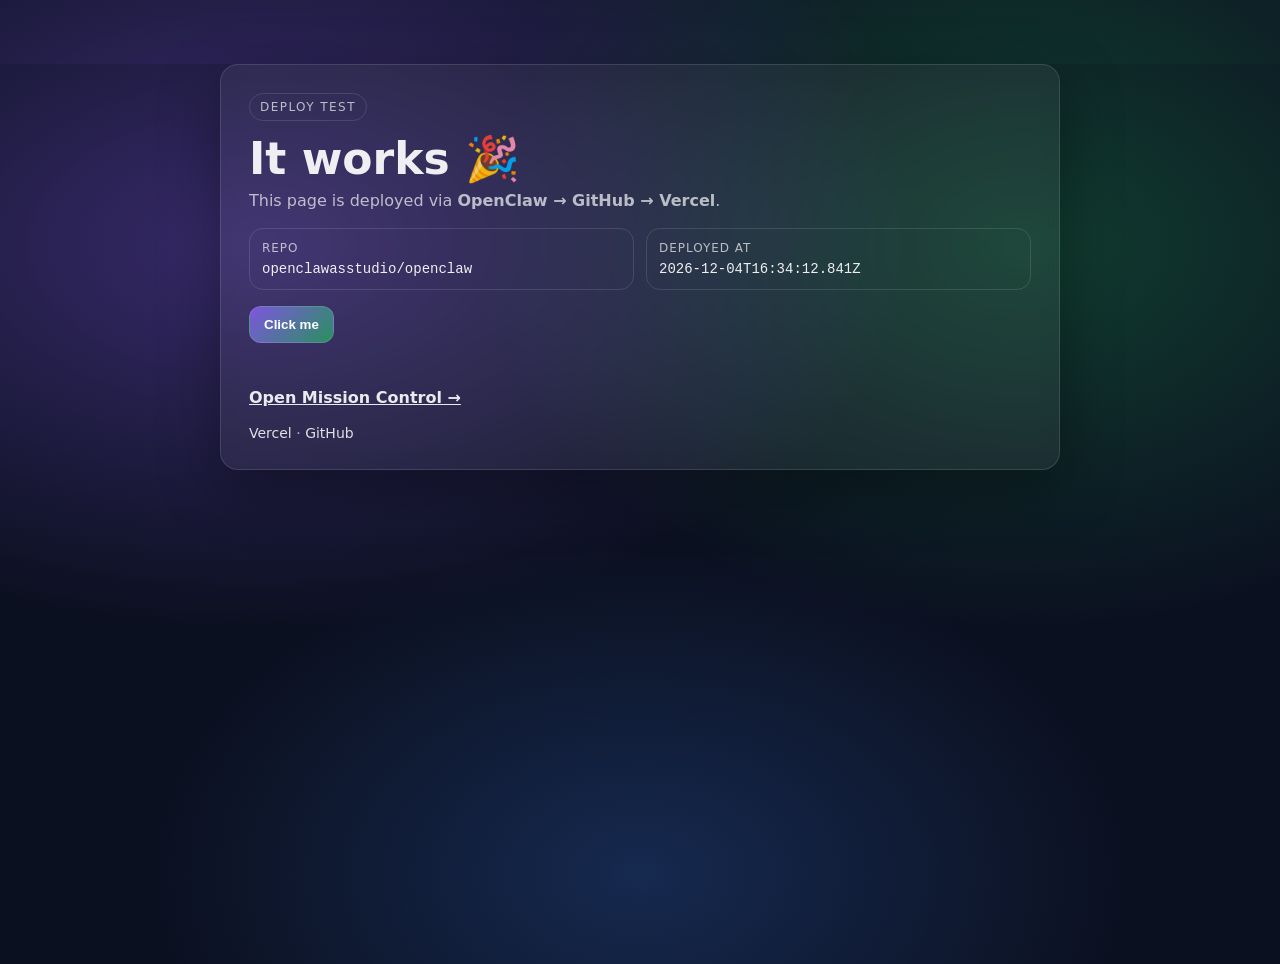
<file: index.html>
<!doctype html>
<html lang="en">
  <head>
    <meta charset="UTF-8" />
    <meta name="viewport" content="width=device-width, initial-scale=1.0" />
    <title>Hotteok x Vercel Test</title>
    <meta name="description" content="Sample static page deployed from OpenClaw → GitHub → Vercel." />
    <link rel="stylesheet" href="/styles.css" />
  </head>
  <body>
    <main class="card">
      <div class="badge">DEPLOY TEST</div>
      <h1>It works 🎉</h1>
      <p>
        This page is deployed via <strong>OpenClaw → GitHub → Vercel</strong>.
      </p>

      <div class="grid">
        <div class="box">
          <div class="label">Repo</div>
          <div class="value" id="repo">(loading)</div>
        </div>
        <div class="box">
          <div class="label">Deployed at</div>
          <div class="value" id="ts">(loading)</div>
        </div>
      </div>

      <button id="btn">Click me</button>
      <p class="hint" id="msg"></p>

      <p style="margin-top: 14px;">
        <a href="/dashboard.html" style="color: rgba(255,255,255,0.9); font-weight: 700;">Open Mission Control →</a>
      </p>

      <footer>
        <a href="https://vercel.com" target="_blank" rel="noreferrer">Vercel</a>
        ·
        <a href="https://github.com/openclawasstudio/openclaw" target="_blank" rel="noreferrer">GitHub</a>
      </footer>
    </main>

    <script src="/script.js"></script>
  </body>
</html>
</file>
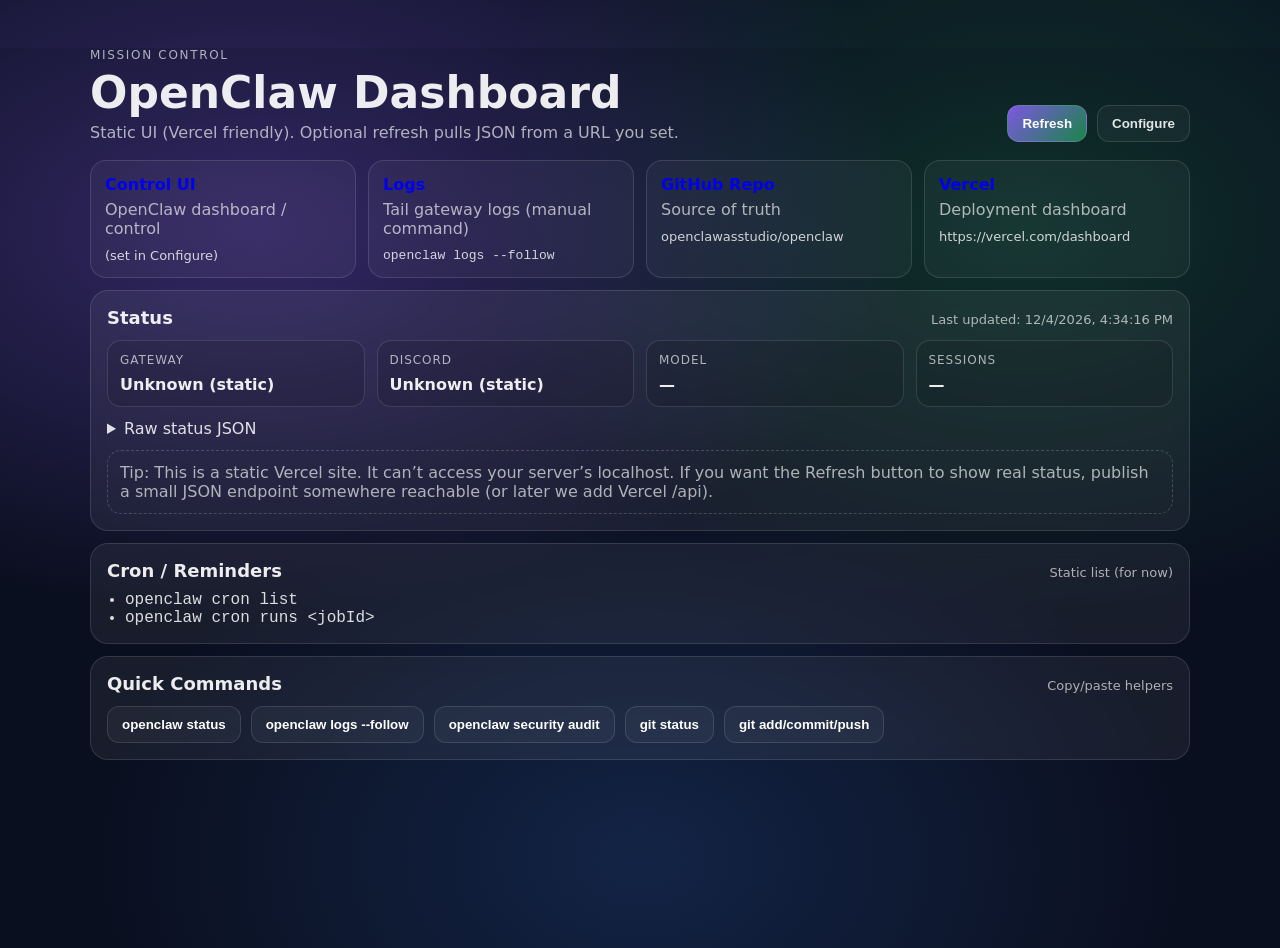
<file: dashboard.html>
<!doctype html>
<html lang="en">
  <head>
    <meta charset="UTF-8" />
    <meta name="viewport" content="width=device-width, initial-scale=1.0" />
    <title>Mission Control</title>
    <meta name="description" content="Static mission control dashboard for OpenClaw ops." />
    <link rel="stylesheet" href="/mc.css" />
  </head>
  <body>
    <header class="top">
      <div>
        <div class="kicker">MISSION CONTROL</div>
        <h1>OpenClaw Dashboard</h1>
        <p class="sub">Static UI (Vercel friendly). Optional refresh pulls JSON from a URL you set.</p>
      </div>
      <div class="actions">
        <button id="refreshBtn">Refresh</button>
        <button class="ghost" id="configBtn">Configure</button>
      </div>
    </header>

    <section class="grid" aria-label="Quick links">
      <a class="tile" id="tileControl" href="#" target="_blank" rel="noreferrer">
        <div class="tileTitle">Control UI</div>
        <div class="tileDesc">OpenClaw dashboard / control</div>
        <div class="tileMeta" id="controlUrl">(set in config)</div>
      </a>
      <a class="tile" id="tileLogs" href="#" target="_blank" rel="noreferrer">
        <div class="tileTitle">Logs</div>
        <div class="tileDesc">Tail gateway logs (manual command)</div>
        <div class="tileMeta mono">openclaw logs --follow</div>
      </a>
      <a class="tile" id="tileGitHub" href="https://github.com/openclawasstudio/openclaw" target="_blank" rel="noreferrer">
        <div class="tileTitle">GitHub Repo</div>
        <div class="tileDesc">Source of truth</div>
        <div class="tileMeta">openclawasstudio/openclaw</div>
      </a>
      <a class="tile" id="tileVercel" href="#" target="_blank" rel="noreferrer">
        <div class="tileTitle">Vercel</div>
        <div class="tileDesc">Deployment dashboard</div>
        <div class="tileMeta" id="vercelUrl">(set in config)</div>
      </a>
    </section>

    <section class="panel">
      <div class="panelHead">
        <h2>Status</h2>
        <div class="small" id="lastUpdated">Last updated: —</div>
      </div>

      <div class="statusGrid">
        <div class="stat">
          <div class="label">Gateway</div>
          <div class="value" id="gateway">—</div>
        </div>
        <div class="stat">
          <div class="label">Discord</div>
          <div class="value" id="discord">—</div>
        </div>
        <div class="stat">
          <div class="label">Model</div>
          <div class="value" id="model">—</div>
        </div>
        <div class="stat">
          <div class="label">Sessions</div>
          <div class="value" id="sessions">—</div>
        </div>
      </div>

      <details class="details">
        <summary>Raw status JSON</summary>
        <pre class="mono" id="raw">(empty)</pre>
      </details>

      <div class="note" id="note"></div>
    </section>

    <section class="panel">
      <div class="panelHead">
        <h2>Cron / Reminders</h2>
        <div class="small">Static list (for now)</div>
      </div>
      <ul class="list mono" id="cronList">
        <li>openclaw cron list</li>
        <li>openclaw cron runs &lt;jobId&gt;</li>
      </ul>
    </section>

    <section class="panel">
      <div class="panelHead">
        <h2>Quick Commands</h2>
        <div class="small">Copy/paste helpers</div>
      </div>
      <div class="cmds">
        <button class="cmd" data-copy="openclaw status">openclaw status</button>
        <button class="cmd" data-copy="openclaw logs --follow">openclaw logs --follow</button>
        <button class="cmd" data-copy="openclaw security audit">openclaw security audit</button>
        <button class="cmd" data-copy="git status">git status</button>
        <button class="cmd" data-copy="git add -A && git commit -m \"update\" && git push">git add/commit/push</button>
      </div>
      <div class="small" id="copyMsg"></div>
    </section>

    <dialog id="cfg">
      <form method="dialog" class="modal">
        <div class="modalHead">
          <h3>Configure</h3>
          <button class="x" value="cancel" aria-label="Close">×</button>
        </div>

        <label>
          <span>OpenClaw Control UI URL</span>
          <input id="cfgControl" placeholder="http://127.0.0.1:18789/" />
        </label>

        <label>
          <span>Vercel Project URL (optional)</span>
          <input id="cfgVercel" placeholder="https://vercel.com/<team>/<project>" />
        </label>

        <label>
          <span>Status JSON URL (optional)</span>
          <input id="cfgStatus" placeholder="https://example.com/status.json" />
          <div class="hint">This page is static. If you provide a publicly reachable JSON URL, Refresh will fetch it.</div>
        </label>

        <div class="modalActions">
          <button value="cancel" class="ghost">Cancel</button>
          <button id="saveBtn" value="default">Save</button>
        </div>
      </form>
    </dialog>

    <script src="/mc.js"></script>
  </body>
</html>
</file>
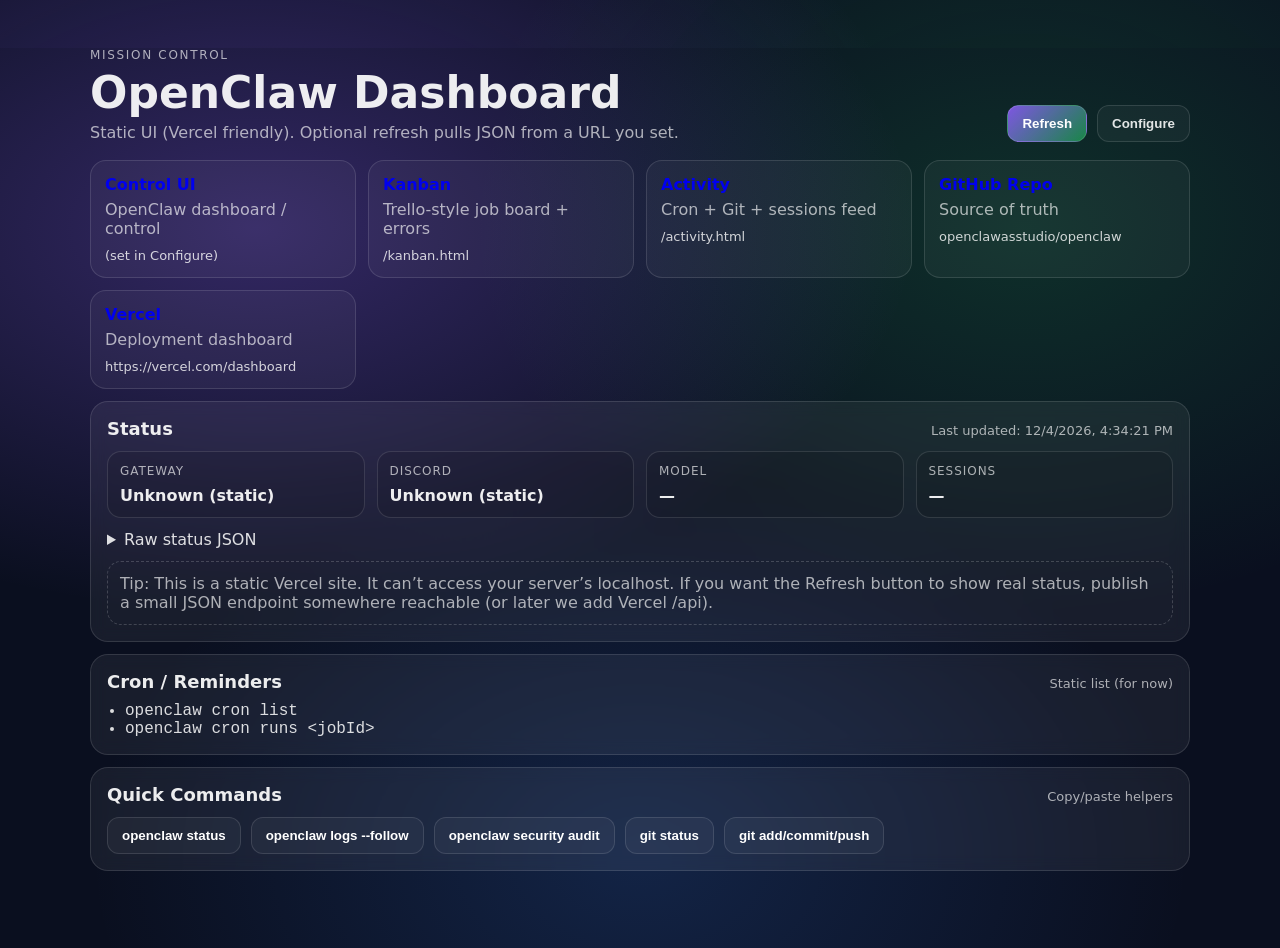
<file: public/dashboard.html>
<!doctype html>
<html lang="en">
  <head>
    <meta charset="UTF-8" />
    <meta name="viewport" content="width=device-width, initial-scale=1.0" />
    <title>Mission Control</title>
    <meta name="description" content="Static mission control dashboard for OpenClaw ops." />
    <link rel="stylesheet" href="/mc.css" />
  </head>
  <body>
    <header class="top">
      <div>
        <div class="kicker">MISSION CONTROL</div>
        <h1>OpenClaw Dashboard</h1>
        <p class="sub">Static UI (Vercel friendly). Optional refresh pulls JSON from a URL you set.</p>
      </div>
      <div class="actions">
        <button id="refreshBtn">Refresh</button>
        <button class="ghost" id="configBtn">Configure</button>
      </div>
    </header>

    <section class="grid" aria-label="Quick links">
      <a class="tile" id="tileControl" href="#" target="_blank" rel="noreferrer">
        <div class="tileTitle">Control UI</div>
        <div class="tileDesc">OpenClaw dashboard / control</div>
        <div class="tileMeta" id="controlUrl">(set in config)</div>
      </a>
      <a class="tile" id="tileLogs" href="/kanban.html" target="_self" rel="noreferrer">
        <div class="tileTitle">Kanban</div>
        <div class="tileDesc">Trello-style job board + errors</div>
        <div class="tileMeta" id="kanbanMeta">/kanban.html</div>
      </a>
      <a class="tile" id="tileActivity" href="/activity.html" target="_self" rel="noreferrer">
        <div class="tileTitle">Activity</div>
        <div class="tileDesc">Cron + Git + sessions feed</div>
        <div class="tileMeta">/activity.html</div>
      </a>
      <a class="tile" id="tileGitHub" href="https://github.com/openclawasstudio/openclaw" target="_blank" rel="noreferrer">
        <div class="tileTitle">GitHub Repo</div>
        <div class="tileDesc">Source of truth</div>
        <div class="tileMeta">openclawasstudio/openclaw</div>
      </a>
      <a class="tile" id="tileVercel" href="#" target="_blank" rel="noreferrer">
        <div class="tileTitle">Vercel</div>
        <div class="tileDesc">Deployment dashboard</div>
        <div class="tileMeta" id="vercelUrl">(set in config)</div>
      </a>
    </section>

    <section class="panel">
      <div class="panelHead">
        <h2>Status</h2>
        <div class="small" id="lastUpdated">Last updated: —</div>
      </div>

      <div class="statusGrid">
        <div class="stat">
          <div class="label">Gateway</div>
          <div class="value" id="gateway">—</div>
        </div>
        <div class="stat">
          <div class="label">Discord</div>
          <div class="value" id="discord">—</div>
        </div>
        <div class="stat">
          <div class="label">Model</div>
          <div class="value" id="model">—</div>
        </div>
        <div class="stat">
          <div class="label">Sessions</div>
          <div class="value" id="sessions">—</div>
        </div>
      </div>

      <details class="details">
        <summary>Raw status JSON</summary>
        <pre class="mono" id="raw">(empty)</pre>
      </details>

      <div class="note" id="note"></div>
    </section>

    <section class="panel">
      <div class="panelHead">
        <h2>Cron / Reminders</h2>
        <div class="small">Static list (for now)</div>
      </div>
      <ul class="list mono" id="cronList">
        <li>openclaw cron list</li>
        <li>openclaw cron runs &lt;jobId&gt;</li>
      </ul>
    </section>

    <section class="panel">
      <div class="panelHead">
        <h2>Quick Commands</h2>
        <div class="small">Copy/paste helpers</div>
      </div>
      <div class="cmds">
        <button class="cmd" data-copy="openclaw status">openclaw status</button>
        <button class="cmd" data-copy="openclaw logs --follow">openclaw logs --follow</button>
        <button class="cmd" data-copy="openclaw security audit">openclaw security audit</button>
        <button class="cmd" data-copy="git status">git status</button>
        <button class="cmd" data-copy="git add -A && git commit -m \"update\" && git push">git add/commit/push</button>
      </div>
      <div class="small" id="copyMsg"></div>
    </section>

    <dialog id="cfg">
      <form method="dialog" class="modal">
        <div class="modalHead">
          <h3>Configure</h3>
          <button class="x" value="cancel" aria-label="Close">×</button>
        </div>

        <label>
          <span>OpenClaw Control UI URL</span>
          <input id="cfgControl" placeholder="http://127.0.0.1:18789/" />
        </label>

        <label>
          <span>Vercel Project URL (optional)</span>
          <input id="cfgVercel" placeholder="https://vercel.com/<team>/<project>" />
        </label>

        <label>
          <span>Status JSON URL (optional)</span>
          <input id="cfgStatus" placeholder="https://example.com/status.json" />
          <div class="hint">This page is static. If you provide a publicly reachable JSON URL, Refresh will fetch it.</div>
        </label>

        <div class="modalActions">
          <button value="cancel" class="ghost">Cancel</button>
          <button id="saveBtn" value="default">Save</button>
        </div>
      </form>
    </dialog>

    <script src="/mc.js"></script>
  </body>
</html>
</file>
<file: styles.css>
:root {
  --bg: #0b1020;
  --card: rgba(255, 255, 255, 0.06);
  --text: rgba(255, 255, 255, 0.92);
  --muted: rgba(255, 255, 255, 0.68);
  --line: rgba(255, 255, 255, 0.12);
  --accent: #8b5cf6;
  --accent2: #22c55e;
}

* { box-sizing: border-box; }

html, body {
  height: 100%;
  margin: 0;
  font-family: ui-sans-serif, system-ui, -apple-system, Segoe UI, Roboto, Helvetica, Arial, "Apple Color Emoji", "Segoe UI Emoji";
  color: var(--text);
  background:
    radial-gradient(1200px 700px at 20% 20%, rgba(139, 92, 246, 0.35), transparent 55%),
    radial-gradient(1000px 700px at 80% 20%, rgba(34, 197, 94, 0.25), transparent 55%),
    radial-gradient(900px 600px at 50% 90%, rgba(59, 130, 246, 0.22), transparent 55%),
    var(--bg);
}

main.card {
  width: min(840px, calc(100% - 32px));
  margin: 64px auto;
  padding: 28px;
  border: 1px solid var(--line);
  border-radius: 18px;
  background: var(--card);
  backdrop-filter: blur(8px);
  box-shadow: 0 18px 60px rgba(0,0,0,0.35);
}

.badge {
  display: inline-flex;
  gap: 8px;
  align-items: center;
  padding: 6px 10px;
  border-radius: 999px;
  border: 1px solid var(--line);
  color: var(--muted);
  font-size: 12px;
  letter-spacing: 0.12em;
}

h1 {
  margin: 14px 0 8px;
  font-size: 44px;
  line-height: 1.08;
}

p {
  margin: 0 0 14px;
  color: var(--muted);
  font-size: 16px;
}

.grid {
  display: grid;
  grid-template-columns: repeat(2, minmax(0, 1fr));
  gap: 12px;
  margin: 18px 0 16px;
}

.box {
  border: 1px solid var(--line);
  border-radius: 14px;
  padding: 12px;
}

.label {
  color: var(--muted);
  font-size: 12px;
  margin-bottom: 6px;
  letter-spacing: 0.08em;
  text-transform: uppercase;
}

.value {
  font-family: ui-monospace, SFMono-Regular, Menlo, Monaco, Consolas, "Liberation Mono", "Courier New", monospace;
  font-size: 14px;
  word-break: break-word;
}

button {
  appearance: none;
  border: 1px solid var(--line);
  background: linear-gradient(135deg, rgba(139,92,246,0.85), rgba(34,197,94,0.65));
  color: white;
  padding: 10px 14px;
  border-radius: 12px;
  cursor: pointer;
  font-weight: 700;
}

button:hover { filter: brightness(1.06); }

.hint { margin-top: 12px; color: var(--muted); min-height: 1.2em; }

footer {
  margin-top: 18px;
  color: var(--muted);
  font-size: 14px;
}

footer a { color: rgba(255,255,255,0.85); text-decoration: none; }
footer a:hover { text-decoration: underline; }

@media (max-width: 640px) {
  h1 { font-size: 36px; }
  .grid { grid-template-columns: 1fr; }
}
</file>
<file: mc.css>
:root {
  --bg: #0a0f1f;
  --card: rgba(255, 255, 255, 0.06);
  --text: rgba(255, 255, 255, 0.92);
  --muted: rgba(255, 255, 255, 0.65);
  --line: rgba(255, 255, 255, 0.12);
  --accent: #8b5cf6;
  --good: #22c55e;
  --warn: #f59e0b;
  --bad: #ef4444;
}

* { box-sizing: border-box; }

html, body {
  height: 100%;
  margin: 0;
  font-family: ui-sans-serif, system-ui, -apple-system, Segoe UI, Roboto, Helvetica, Arial, "Apple Color Emoji", "Segoe UI Emoji";
  color: var(--text);
  background:
    radial-gradient(1200px 700px at 20% 20%, rgba(139, 92, 246, 0.32), transparent 55%),
    radial-gradient(1000px 700px at 80% 20%, rgba(34, 197, 94, 0.18), transparent 55%),
    radial-gradient(1000px 700px at 50% 90%, rgba(59, 130, 246, 0.18), transparent 55%),
    var(--bg);
}

.top {
  width: min(1100px, calc(100% - 32px));
  margin: 48px auto 18px;
  display: flex;
  gap: 18px;
  align-items: flex-end;
  justify-content: space-between;
}

.kicker {
  color: var(--muted);
  letter-spacing: 0.14em;
  font-size: 12px;
}

h1 {
  margin: 8px 0 6px;
  font-size: 44px;
  line-height: 1.06;
}

.sub { margin: 0; color: var(--muted); }

.actions { display: flex; gap: 10px; }

button {
  appearance: none;
  border: 1px solid var(--line);
  background: linear-gradient(135deg, rgba(139,92,246,0.9), rgba(34,197,94,0.6));
  color: white;
  padding: 10px 14px;
  border-radius: 12px;
  cursor: pointer;
  font-weight: 700;
}

button.ghost {
  background: rgba(255,255,255,0.04);
  color: rgba(255,255,255,0.88);
}

button:hover { filter: brightness(1.06); }

.grid {
  width: min(1100px, calc(100% - 32px));
  margin: 0 auto;
  display: grid;
  grid-template-columns: repeat(4, minmax(0, 1fr));
  gap: 12px;
}

.tile {
  text-decoration: none;
  border: 1px solid var(--line);
  border-radius: 16px;
  padding: 14px;
  background: rgba(255,255,255,0.04);
}

.tile:hover { border-color: rgba(255,255,255,0.22); }

.tileTitle { font-weight: 800; font-size: 16px; }
.tileDesc { color: var(--muted); margin-top: 6px; }
.tileMeta { color: rgba(255,255,255,0.8); margin-top: 10px; font-size: 13px; }

.panel {
  width: min(1100px, calc(100% - 32px));
  margin: 12px auto;
  border: 1px solid var(--line);
  border-radius: 18px;
  background: var(--card);
  backdrop-filter: blur(8px);
  padding: 16px;
}

.panelHead {
  display: flex;
  justify-content: space-between;
  align-items: baseline;
  gap: 12px;
}

h2 { margin: 0; font-size: 18px; }
.small { color: var(--muted); font-size: 13px; }

.statusGrid {
  margin-top: 12px;
  display: grid;
  grid-template-columns: repeat(4, minmax(0, 1fr));
  gap: 12px;
}

.stat {
  border: 1px solid var(--line);
  border-radius: 14px;
  padding: 12px;
  background: rgba(0,0,0,0.10);
}

.label {
  color: var(--muted);
  font-size: 12px;
  text-transform: uppercase;
  letter-spacing: 0.08em;
  margin-bottom: 8px;
}

.value { font-weight: 800; font-size: 16px; }

.mono { font-family: ui-monospace, SFMono-Regular, Menlo, Monaco, Consolas, "Liberation Mono", "Courier New", monospace; }

.details { margin-top: 12px; }
.details summary { cursor: pointer; color: rgba(255,255,255,0.86); }
pre {
  margin: 10px 0 0;
  padding: 12px;
  background: rgba(0,0,0,0.22);
  border: 1px solid var(--line);
  border-radius: 14px;
  overflow: auto;
}

.note {
  margin-top: 12px;
  padding: 12px;
  border: 1px dashed rgba(255,255,255,0.18);
  border-radius: 14px;
  color: var(--muted);
}

.list { margin: 10px 0 0; padding-left: 18px; color: rgba(255,255,255,0.85); }

.cmds {
  margin-top: 12px;
  display: flex;
  gap: 10px;
  flex-wrap: wrap;
}

.cmd {
  background: rgba(255,255,255,0.04);
  border: 1px solid var(--line);
  font-weight: 700;
}

dialog::backdrop { background: rgba(0,0,0,0.6); }

.modal {
  width: min(720px, calc(100vw - 32px));
  border: 1px solid var(--line);
  border-radius: 18px;
  padding: 16px;
  background: rgba(20, 25, 40, 0.98);
  color: var(--text);
}

.modalHead {
  display: flex;
  justify-content: space-between;
  align-items: center;
}

.x {
  background: transparent;
  border: 1px solid var(--line);
  border-radius: 10px;
  padding: 6px 10px;
  font-size: 18px;
  line-height: 1;
}

label { display: block; margin-top: 12px; }
label span { display: block; font-size: 13px; color: var(--muted); margin-bottom: 6px; }
input {
  width: 100%;
  padding: 10px 12px;
  border-radius: 12px;
  border: 1px solid var(--line);
  background: rgba(255,255,255,0.04);
  color: var(--text);
}

.hint { margin-top: 6px; color: var(--muted); font-size: 12px; }

.modalActions {
  display: flex;
  justify-content: flex-end;
  gap: 10px;
  margin-top: 14px;
}

@media (max-width: 900px) {
  .grid { grid-template-columns: repeat(2, minmax(0, 1fr)); }
  .statusGrid { grid-template-columns: repeat(2, minmax(0, 1fr)); }
}

@media (max-width: 560px) {
  h1 { font-size: 34px; }
  .top { flex-direction: column; align-items: flex-start; }
  .actions { width: 100%; }
  .actions button { flex: 1; }
  .grid { grid-template-columns: 1fr; }
  .statusGrid { grid-template-columns: 1fr; }
}
</file>
